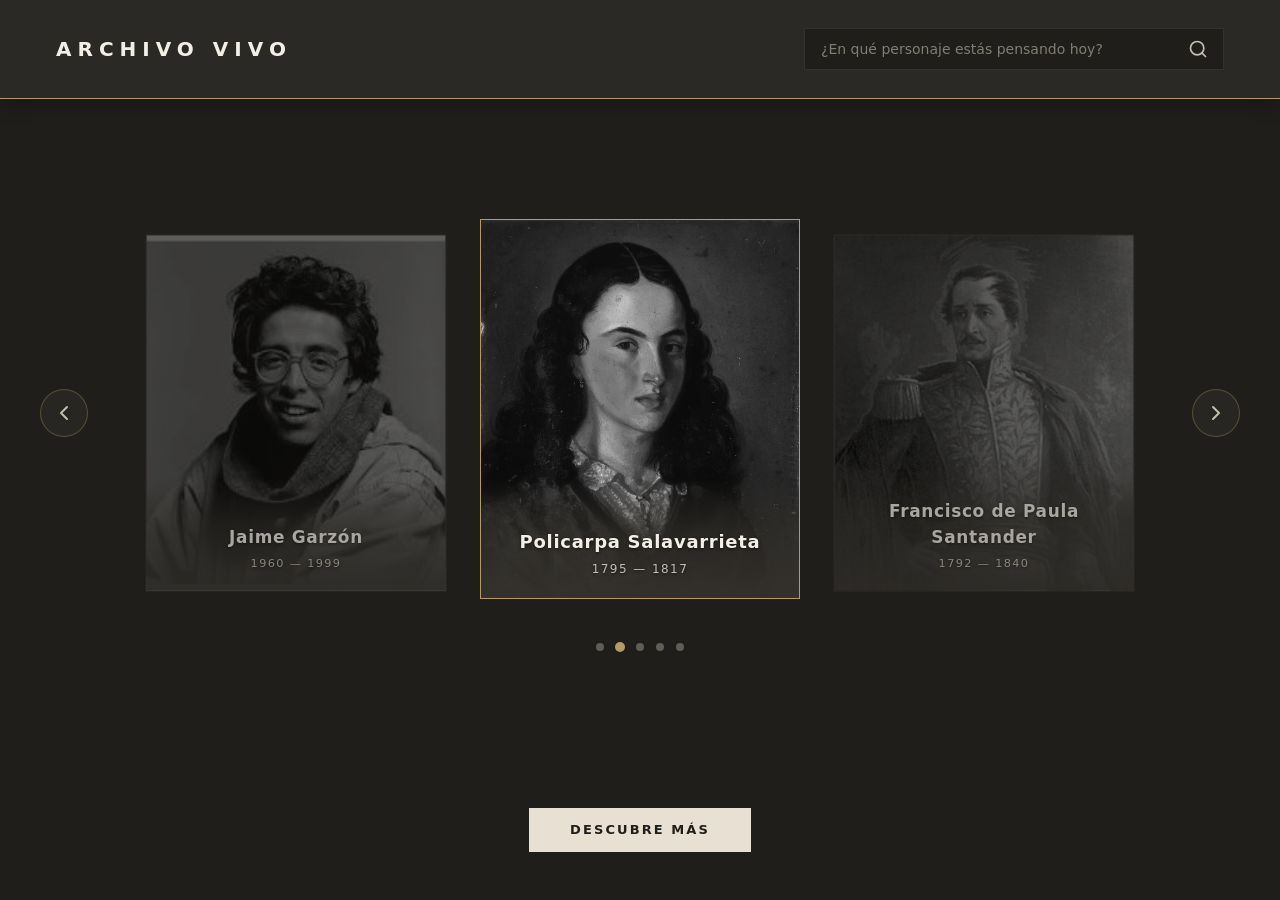
<file: index.html>
<!DOCTYPE html>
<html lang="es">
<head>
  <meta charset="UTF-8">
  <meta name="viewport" content="width=device-width, initial-scale=1.0">
  <title>Archivo Vivo - Memoria Histórica</title>
  <!-- Estilos principales -->
  <link rel="stylesheet" href="css/style.css">
  <style>
    /* Separación y distribución segura entre bloques */
    * {
      box-sizing: border-box;
    }

    .header,
    .main-content,
    .footer {
      width: 100%;
      margin-bottom: 2rem;
    }

    .main-content {
      padding: 2rem 1rem;
    }

    .carousel {
      display: flex;
      align-items: center;
      gap: 1rem;
      width: 100%;
    }

    .carousel-track {
      display: flex;
      gap: 1.5rem;
      flex: 1;
      min-width: 0;
      overflow: hidden;
      padding: 1rem;
      scroll-behavior: smooth;
    }

    .card {
      flex: 0 0 min(80vw, 320px);
      margin: 0;
    }

    .card-media {
      overflow: hidden;
    }

    .carousel-dots {
      display: flex;
      justify-content: center;
      gap: 0.75rem;
      margin: 1.5rem 0 2rem;
    }

    .footer {
      padding: 1rem;
      text-align: center;
    }

    @media (max-width: 600px) {
      .header {
        gap: 1rem;
        padding: 1rem;
      }

      .carousel {
        gap: 0.5rem;
      }

      .carousel-track {
        gap: 1rem;
        padding: 0.75rem;
      }
    }
  </style>
</head>
<body>

  <!-- Encabezado: Logo y Barra de Búsqueda -->
  <header class="header">
    <div class="logo">
      <h1>ARCHIVO VIVO</h1>
    </div>

    <form class="search-bar" role="search">
      <input 
        type="search" 
        class="search-input" 
        placeholder="¿En qué personaje estás pensando hoy?" 
        aria-label="Buscar personaje histórico"
      >
      <button type="submit" class="search-btn" aria-label="Buscar">
        <svg class="search-icon" xmlns="http://www.w3.org/2000/svg" viewBox="0 0 24 24" width="20" height="20" fill="none" stroke="currentColor" stroke-width="2" stroke-linecap="round" stroke-linejoin="round">
          <circle cx="11" cy="11" r="8"></circle>
          <line x1="21" y1="21" x2="16.65" y2="16.65"></line>
        </svg>
      </button>
    </form>
  </header>

  <!-- Contenido Principal: Carrusel de Personajes -->
  <main class="main-content">
    <section class="carousel-section" aria-label="Carrusel de Personajes Históricos">
      
      <!-- Contenedor del Carrusel -->
      <div class="carousel">
        <!-- Botón Navegación Izquierda -->
        <button class="carousel-btn prev-btn" aria-label="Personaje anterior">
          <svg xmlns="http://www.w3.org/2000/svg" viewBox="0 0 24 24" width="24" height="24" fill="none" stroke="currentColor" stroke-width="2" stroke-linecap="round" stroke-linejoin="round">
            <polyline points="15 18 9 12 15 6"></polyline>
          </svg>
        </button>

        <!-- Pista de Tarjetas -->
        <div class="carousel-track">
          
          <!-- Tarjeta 1: Jaime Garzón -->
          <article class="card">
            <div class="card-media">
              <img src="assets/img/jaime-garzon.jpg" alt="Retrato de Jaime Garzón" class="card-img">
              <div class="card-info">
                <h2 class="card-title">Jaime Garzón</h2>
                <p class="card-meta">1960 — 1999</p>
              </div>
            </div>
          </article>

          <!-- Tarjeta 2: Policarpa Salavarrieta (Destacada / Activa) -->
          <article class="card active highlight">
            <div class="card-media">
              <img src="assets/img/policarpa.jpg" alt="Retrato de Policarpa Salavarrieta" class="card-img">
              <div class="card-info">
                <h2 class="card-title">Policarpa Salavarrieta</h2>
                <p class="card-meta">1795 — 1817</p>
              </div>
            </div>
          </article>

          <!-- Tarjeta 3: Francisco de Paula Santander -->
          <article class="card">
            <div class="card-media">
              <img src="assets/img/santander.jpg" alt="Retrato de Francisco de Paula Santander" class="card-img">
              <div class="card-info">
                <h2 class="card-title">Francisco de Paula Santander</h2>
                <p class="card-meta">1792 — 1840</p>
              </div>
            </div>
          </article>

          <!-- Tarjeta 4: José Antonio Galán -->
          <article class="card" data-id="galan">
            <div class="card-media">
              <img src="assets/img/galan.jpg" alt="Retrato de Luis Carlos Galán" class="card-img">
              <div class="card-info">
                <h2 class="card-title">Luis Carlos Galán</h2>
                <p class="card-meta">1943 — 1989</p>
              </div>
            </div>
          </article>

          <!-- Tarjeta 5: Jorge Eliécer Gaitán -->
          <article class="card" data-id="gaitan">
            <div class="card-media">
              <img src="assets/img/gaitan.jpg" alt="Retrato de Jorge Eliécer Gaitán" class="card-img">
              <div class="card-info">
                <h2 class="card-title">Jorge Eliécer Gaitán</h2>
                <p class="card-meta">1898 — 1948</p>
              </div>
            </div>
          </article>

        </div>

        <!-- Botón Navegación Derecha -->
        <button class="carousel-btn next-btn" aria-label="Siguiente personaje">
          <svg xmlns="http://www.w3.org/2000/svg" viewBox="0 0 24 24" width="24" height="24" fill="none" stroke="currentColor" stroke-width="2" stroke-linecap="round" stroke-linejoin="round">
            <polyline points="9 18 15 12 9 6"></polyline>
          </svg>
        </button>
      </div>

      <!-- Indicadores de Paginación -->
      <div class="carousel-dots" role="tablist" aria-label="Paginación de personajes">
        <button class="dot" role="tab" aria-label="Ir a Jaime Garzón" aria-selected="false"></button>
        <button class="dot active" role="tab" aria-label="Ir a Policarpa Salavarrieta" aria-selected="true"></button>
        <button class="dot" role="tab" aria-label="Ir a Francisco de Paula Santander" aria-selected="false"></button>
        <button class="dot" role="tab" aria-label="Ir a José Antonio Galán" aria-selected="false"></button>
        <button class="dot" role="tab" aria-label="Ir a Jorge Eliécer Gaitán" aria-selected="false"></button>
      </div>

    </section>
  </main>

  <!-- Pie de Página: Botón de Acción -->
  <footer class="footer">
    <button type="button" class="discover-btn" onclick="window.location.href='catalogo.html'">DESCUBRE MÁS</button>
  </footer>

  <!-- Lógica de Interacción Modular -->
  <script src="js/data.js"></script>
  <script src="js/common.js"></script>
  <script src="js/carousel.js"></script>
</body>
</html>
</file>
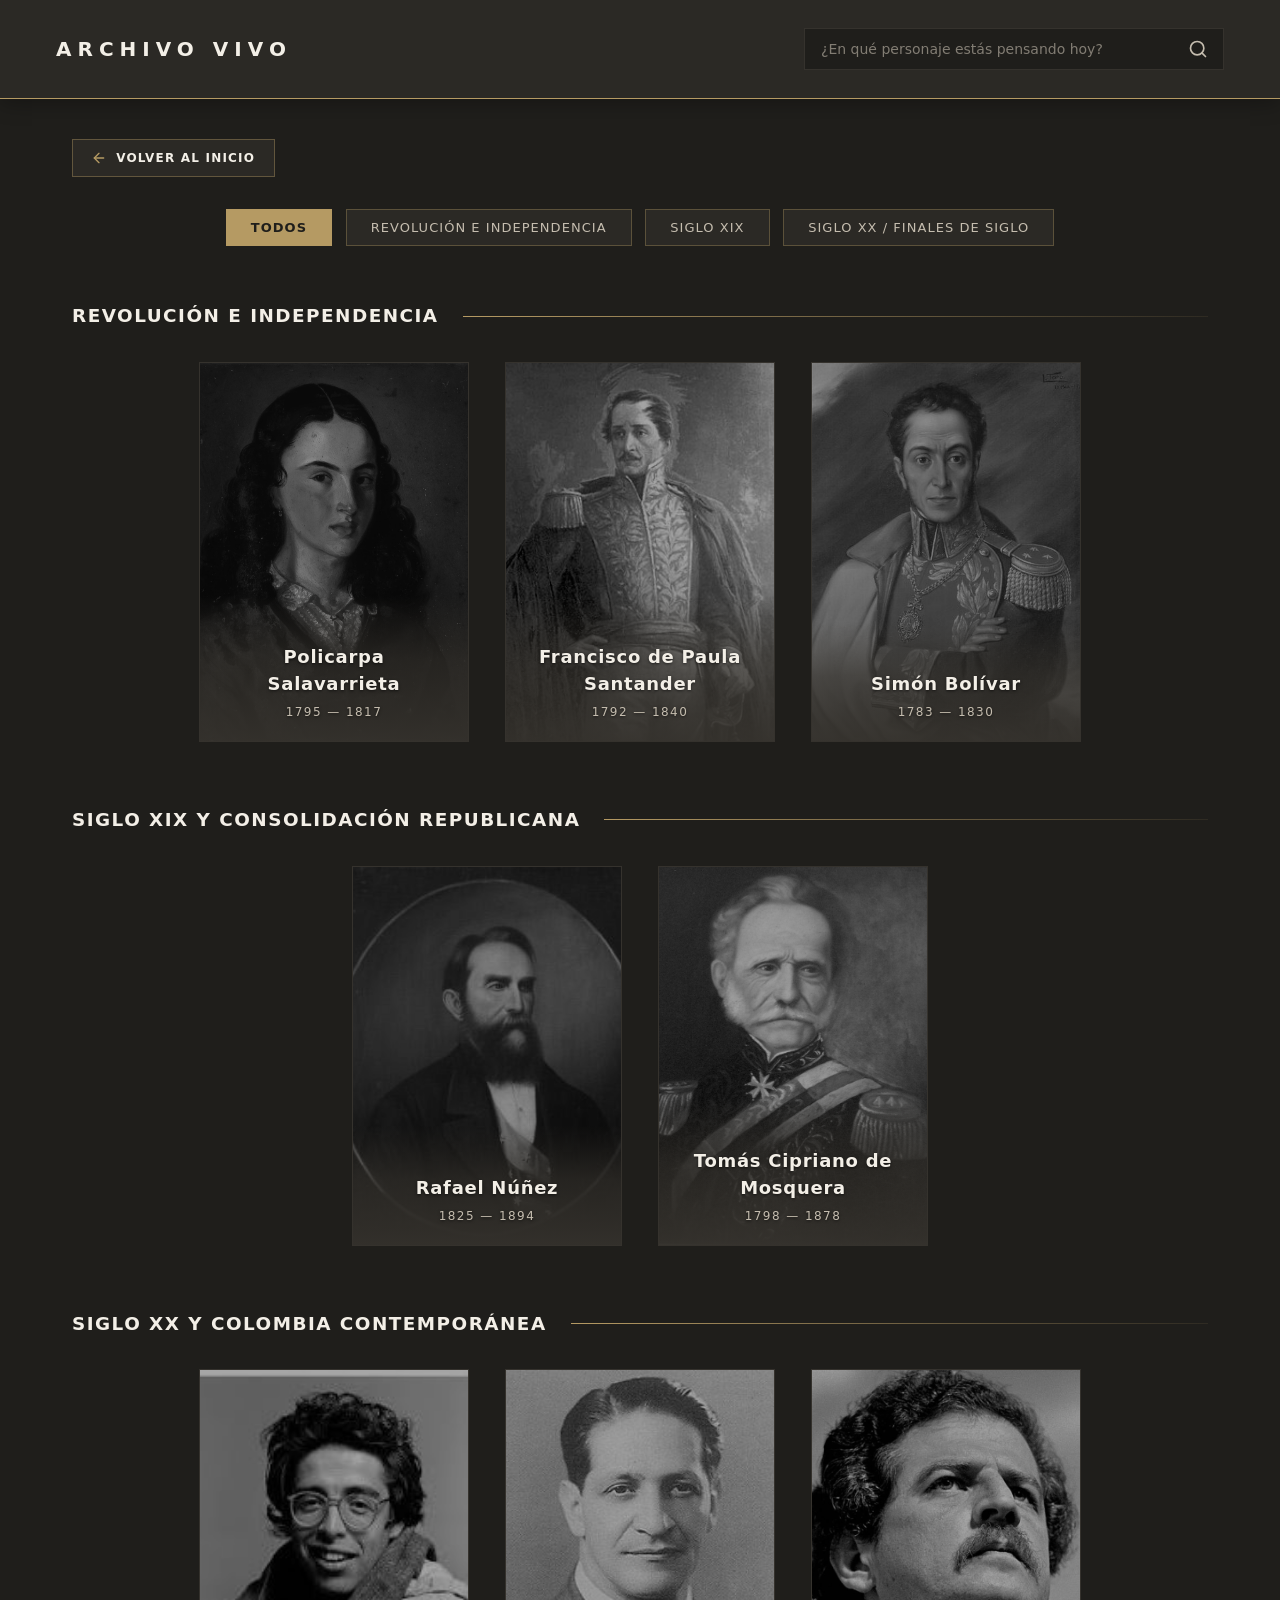
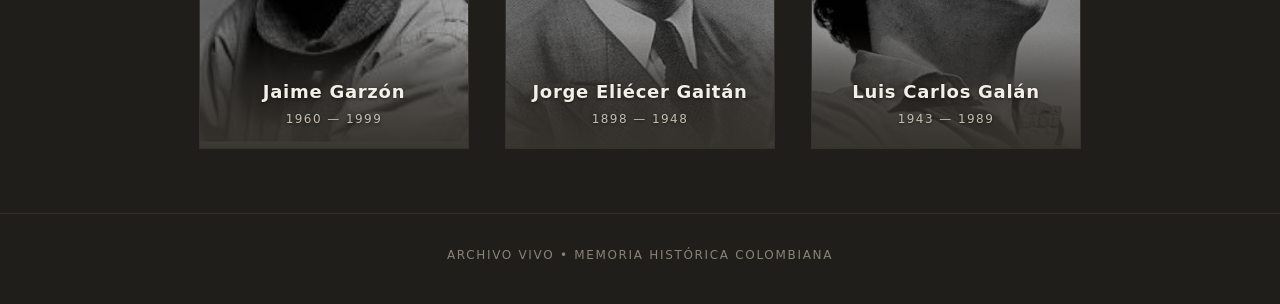
<file: catalogo.html>
<!DOCTYPE html>
<html lang="es">
<head>
  <meta charset="UTF-8">
  <meta name="viewport" content="width=device-width, initial-scale=1.0">
  <title>Catálogo Histórico - Archivo Vivo</title>

  <link rel="stylesheet" href="css/style.css">
</head>

<body>

  <!-- ================================================================
       ENCABEZADO
       ================================================================ -->
  <header class="header">

    <div class="logo">
      <a href="index.html" class="logo-link" aria-label="Ir a página de inicio">
        <h1>ARCHIVO VIVO</h1>
      </a>
    </div>

    <form class="search-bar" role="search">

      <input
        type="search"
        class="search-input"
        placeholder="¿En qué personaje estás pensando hoy?"
        aria-label="Buscar personaje histórico"
      >

      <button
        type="submit"
        class="search-btn"
        aria-label="Buscar"
      >
        <svg
          class="search-icon"
          xmlns="http://www.w3.org/2000/svg"
          viewBox="0 0 24 24"
          width="20"
          height="20"
          fill="none"
          stroke="currentColor"
          stroke-width="2"
          stroke-linecap="round"
          stroke-linejoin="round"
        >
          <circle cx="11" cy="11" r="8"></circle>
          <line x1="21" y1="21" x2="16.65" y2="16.65"></line>
        </svg>
      </button>

    </form>

  </header>


  <!-- ================================================================
       CONTENIDO PRINCIPAL
       ================================================================ -->
  <main class="catalog-main">

    <!-- Navegación de regreso -->
    <div class="catalog-top-nav">

      <a
        href="index.html"
        class="back-btn"
        aria-label="Volver a la página principal"
      >

        <svg
          class="back-icon"
          xmlns="http://www.w3.org/2000/svg"
          viewBox="0 0 24 24"
          width="16"
          height="16"
          fill="none"
          stroke="currentColor"
          stroke-width="2"
          stroke-linecap="round"
          stroke-linejoin="round"
        >
          <line x1="19" y1="12" x2="5" y2="12"></line>
          <polyline points="12 19 5 12 12 5"></polyline>
        </svg>

        <span>Volver al inicio</span>

      </a>

    </div>


    <!-- ================================================================
         FILTROS
         ================================================================ -->
    <nav
      class="catalog-filters"
      aria-label="Filtrar por época histórica"
    >

      <button
        type="button"
        class="filter-btn active"
        data-filter="all"
      >
        Todos
      </button>

      <button
        type="button"
        class="filter-btn"
        data-filter="revolucion"
      >
        Revolución e Independencia
      </button>

      <button
        type="button"
        class="filter-btn"
        data-filter="siglo-xix"
      >
        Siglo XIX
      </button>

      <button
        type="button"
        class="filter-btn"
        data-filter="siglo-xx"
      >
        Siglo XX / Finales de Siglo
      </button>

    </nav>


    <!-- ================================================================
         CONTENIDO DEL CATÁLOGO
         ================================================================ -->
    <div class="catalog-content">


      <!-- ============================================================
           REVOLUCIÓN E INDEPENDENCIA
           ============================================================ -->
      <section
        class="catalog-section"
        data-category="revolucion"
        aria-labelledby="title-revolucion"
      >

        <div class="section-header">

          <h2
            id="title-revolucion"
            class="section-title"
          >
            Revolución e Independencia
          </h2>

          <span class="section-line"></span>

        </div>


        <div class="cards-grid">

          <!-- Policarpa Salavarrieta -->
          <article
            class="card"
            data-id="policarpa"
          >

            <div class="card-media">

              <img
                src="assets/img/policarpa.jpg"
                alt="Retrato de Policarpa Salavarrieta"
                class="card-img"
              >

              <div class="card-info">

                <h3 class="card-title">
                  Policarpa Salavarrieta
                </h3>

                <p class="card-meta">
                  1795 — 1817 
                </p>

              </div>

            </div>

          </article>

          <!-- Francisco de Paula Santander -->
          <article
            class="card"
            data-id="santander"
          >

            <div class="card-media">

              <img
                src="assets/img/santander.jpg"
                alt="Retrato de Francisco de Paula Santander"
                class="card-img"
              >

              <div class="card-info">

                <h3 class="card-title">
                  Francisco de Paula Santander
                </h3>

                <p class="card-meta">
                  1792 — 1840 
                </p>

              </div>

            </div>

          </article>

          <!-- Simón Bolívar -->
          <article
            class="card"
            data-id="bolivar"
          > 
          
            <div class="card-media">

              <img
                src="assets/img/bolivar.jpg"
                alt="Retrato de Simón Bolívar"
                class="card-img"
              >

              <div class="card-info">

                <h3 class="card-title">
                  Simón Bolívar
                </h3>

                <p class="card-meta">
                  1783 — 1830 
                </p>

              </div>

            </div>
          
          </article>


        </div>

      </section>


      <!-- ============================================================
           SIGLO XIX
           ============================================================ -->
      <section
        class="catalog-section"
        data-category="siglo-xix"
        aria-labelledby="title-siglo-xix"
      >

        <div class="section-header">

          <h2
            id="title-siglo-xix"
            class="section-title"
          >
            Siglo XIX y Consolidación Republicana
          </h2>

          <span class="section-line"></span>

        </div>


        <div class="cards-grid">

          <!-- Rafael Núñez -->
          <article
            class="card"
            data-id="nunez"
          >

            <div class="card-media">

              <img
                src="assets/img/rafael-nunes.jpg"
                alt="Retrato de Rafael Núñez"
                class="card-img"
              >

              <div class="card-info">

                <h3 class="card-title">
                  Rafael Núñez
                </h3>

                <p class="card-meta">
                  1825 — 1894 
                </p>

              </div>

            </div>

          </article>

          <!-- Tomás Cipriano de Mosquera -->
          <article
            class="card"
            data-id="mosquera"
          >                   
          
            <div class="card-media">

              <img
                src="assets/img/tomas-mosquera.jpg"
                alt="Retrato de Tomás Cipriano de Mosquera"
                class="card-img"
              >

              <div class="card-info">

                <h3 class="card-title">
                  Tomás Cipriano de Mosquera
                </h3>

                <p class="card-meta">
                  1798 — 1878 
                </p>

              </div>

            </div>

        </div>

      </section>


      <!-- ============================================================
           SIGLO XX
           ============================================================ -->
      <section
        class="catalog-section"
        data-category="siglo-xx"
        aria-labelledby="title-siglo-xx"
      >

        <div class="section-header">

          <h2
            id="title-siglo-xx"
            class="section-title"
          >
            Siglo XX y Colombia Contemporánea
          </h2>

          <span class="section-line"></span>

        </div>


        <div class="cards-grid">

          <!-- Jaime Garzón -->
          <article
            class="card"
            data-id="garzon"
          >

            <div class="card-media">

              <img
                src="assets/img/jaime-garzon.jpg"
                alt="Retrato de Jaime Garzón"
                class="card-img"
              >

              <div class="card-info">

                <h3 class="card-title">
                  Jaime Garzón
                </h3>

                <p class="card-meta">
                  1960 — 1999 
                </p>

              </div>

            </div>

          </article>


          <!-- Jorge Eliécer Gaitán -->
          <article
            class="card"
            data-id="gaitan"
          >

            <div class="card-media">

              <img
                src="assets/img/gaitan.jpg"
                alt="Retrato de Jorge Eliécer Gaitán"
                class="card-img"
              >

              <div class="card-info">

                <h3 class="card-title">
                  Jorge Eliécer Gaitán
                </h3>

                <p class="card-meta">
                  1898 — 1948 
                </p>

              </div>

            </div>

          </article>

          <!-- José Antonio Galán -->
          <article
            class="card"
            data-id="galan"
          >

            <div class="card-media">

              <img
                src="assets/img/galan.jpg"
                alt="Retrato de José Antonio Galán"
                class="card-img"
              >

              <div class="card-info">

                <h3 class="card-title">
                  Luis Carlos Galán
                </h3>

                <p class="card-meta">
                  1943 — 1989 
                </p>

              </div>

            </div>

          </article>

        </div>

      </section>


    </div>

  </main>


  <!-- ================================================================
       PIE DE PÁGINA
       ================================================================ -->
  <footer class="footer catalog-footer">

    <p class="footer-text">
      ARCHIVO VIVO • Memoria Histórica Colombiana
    </p>

  </footer>


  <!-- ================================================================
       JAVASCRIPT MODULAR
       ================================================================ -->
  <script src="js/data.js"></script>
  <script src="js/common.js"></script>
  <script src="js/catalogo.js"></script>

</body>
</html>
</file>
<file: css/style.css>
/* ==========================================================================
   ARCHIVO VIVO � MEMORIA HIST�RICA COLOMBIANA
   Hoja de Estilos Principal (M�dulos Arquitect�nicos)
   ========================================================================== */

/* 1. Base, variables globales, reset y footer */
@import url('base.css');

/* 2. Componentes comunes (Header, Buscador, Tarjetas) */
@import url('header.css');
@import url('cards.css');

/* 3. Vistas espec�ficas */
@import url('home.css');
@import url('catalogo.css');
@import url('personaje.css');

/* 4. Componentes flotantes e interactivos */
@import url('modal.css');
</file>
